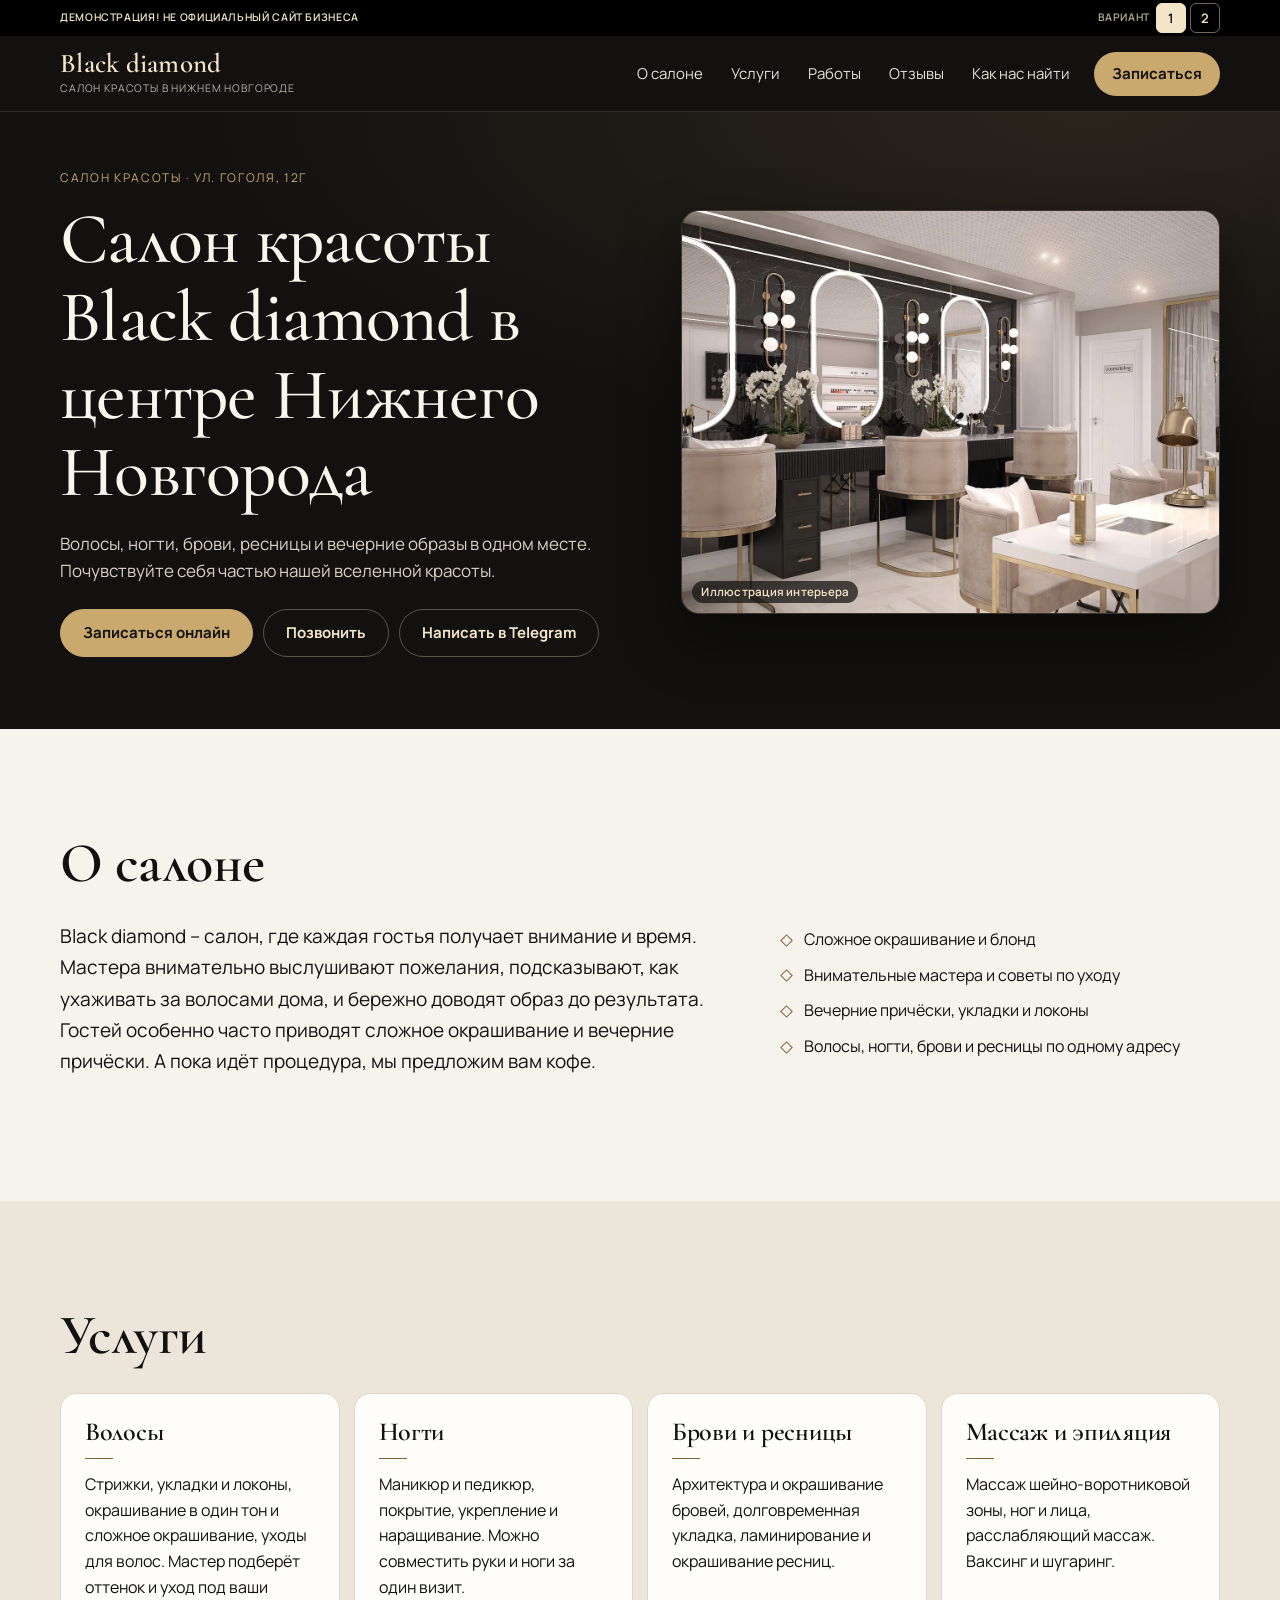
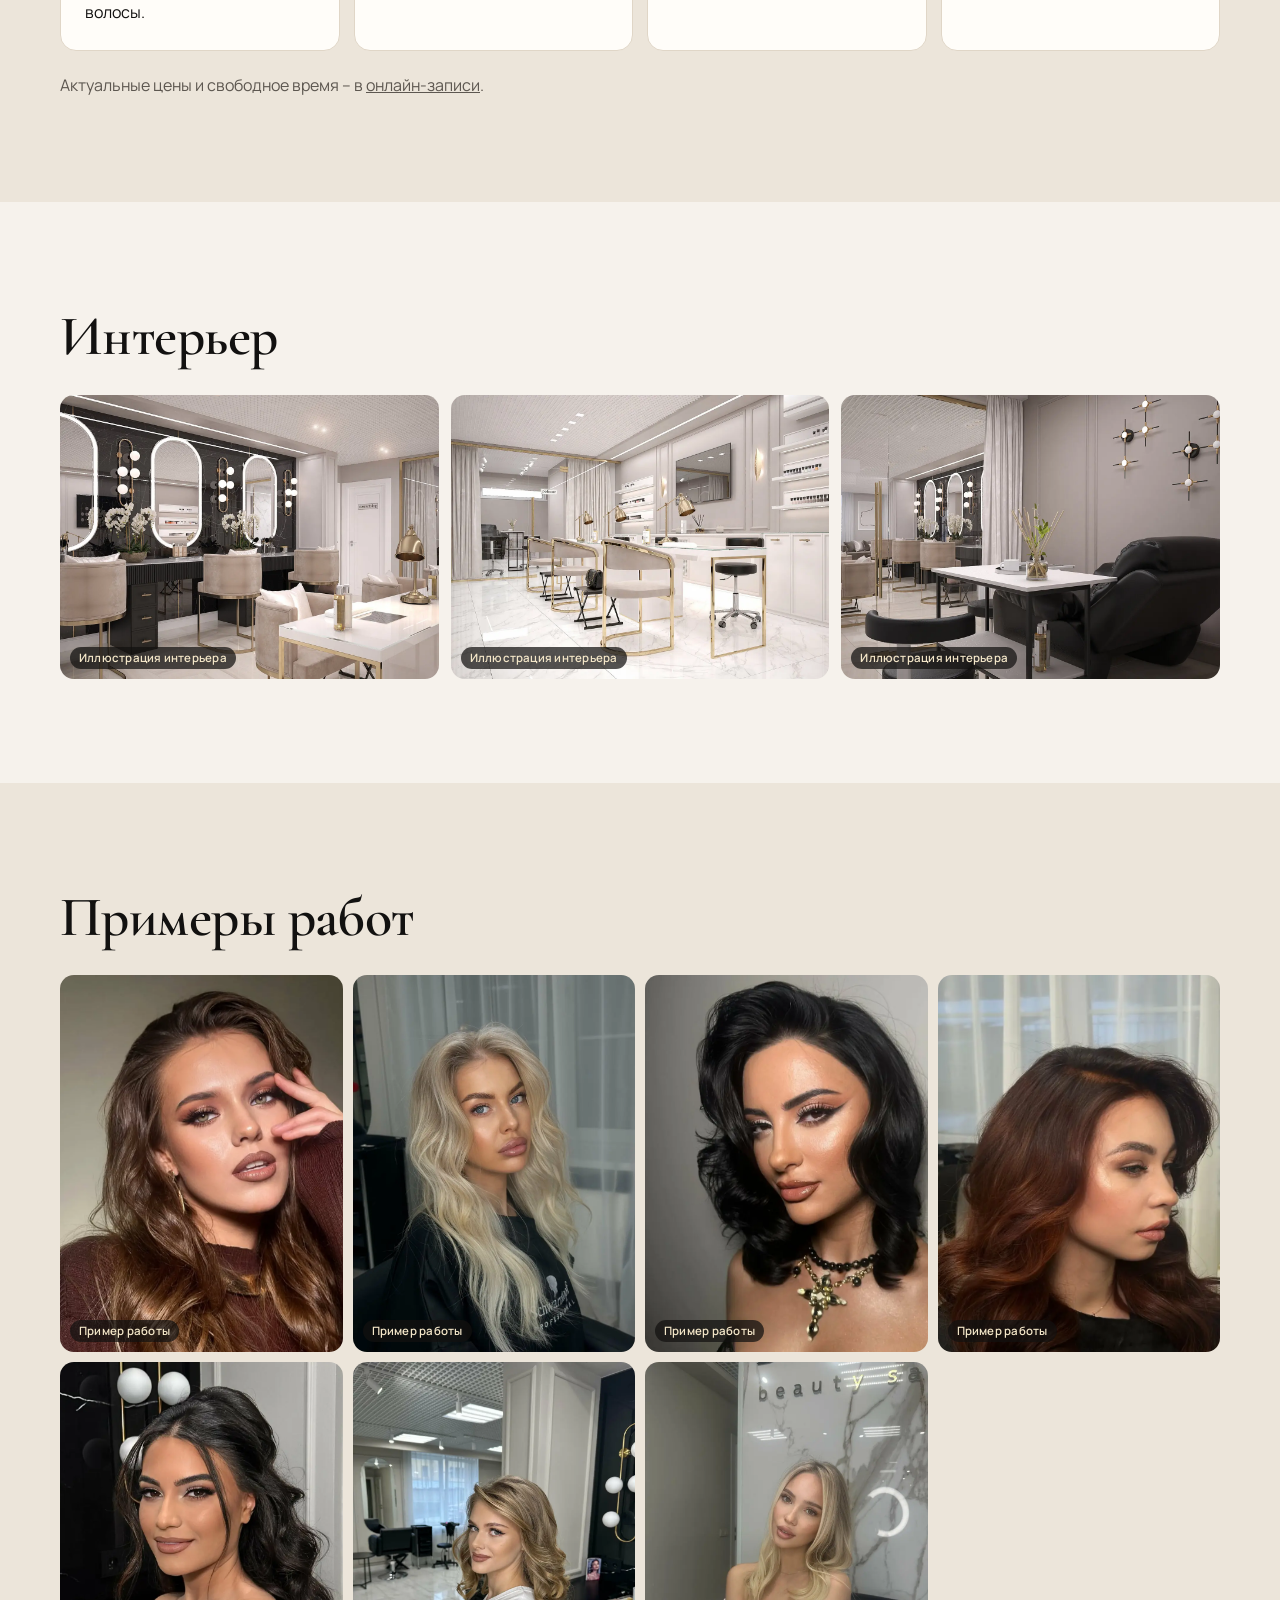
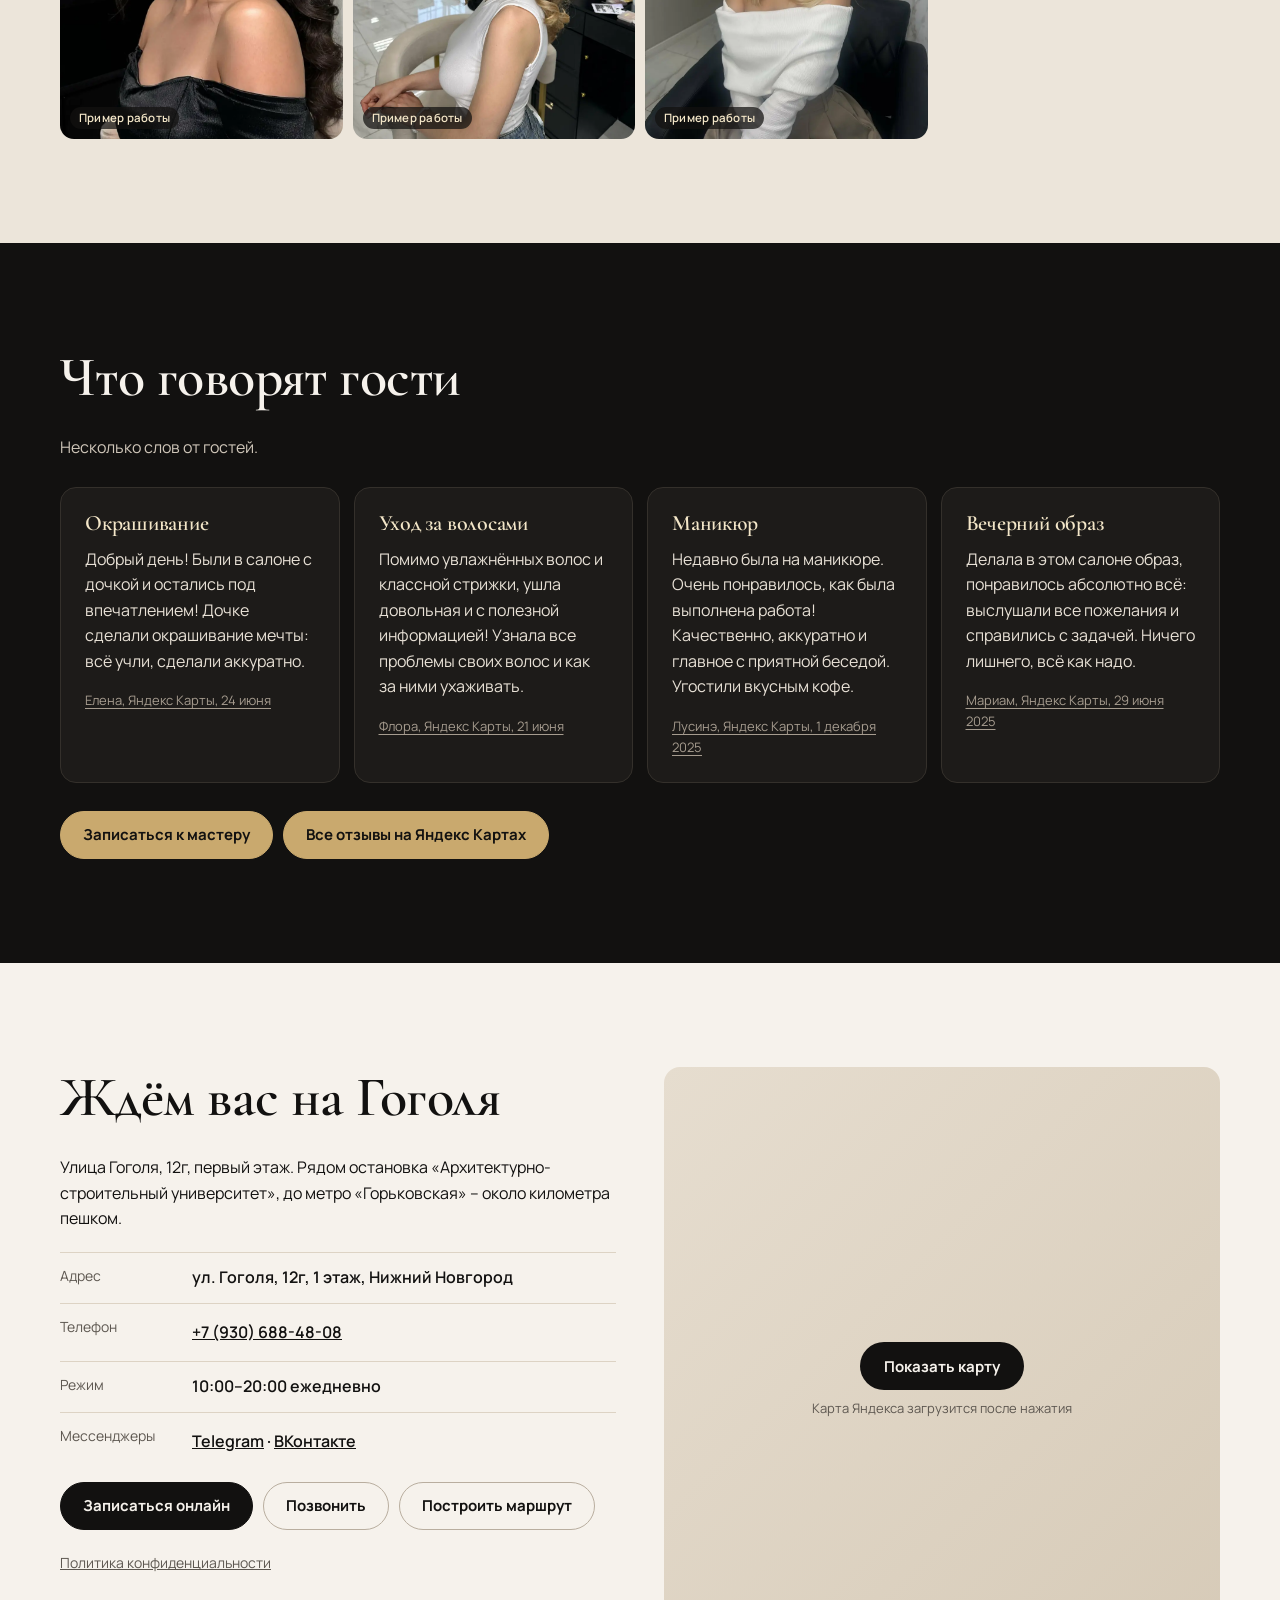
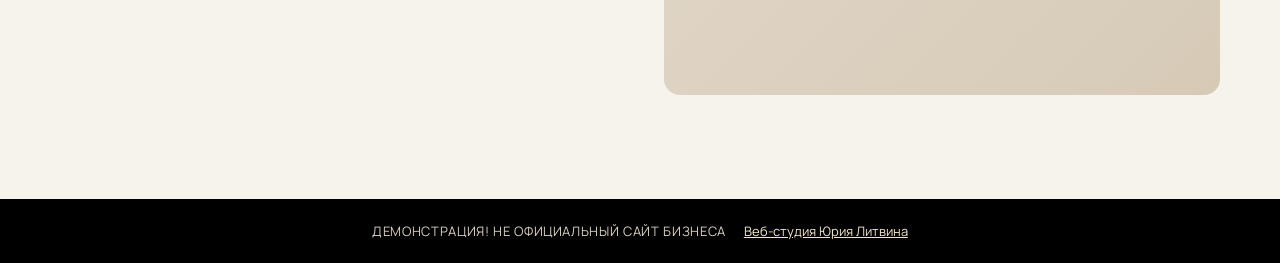
<file: index.html>
<!doctype html>
<html lang="ru">
<head>
<meta charset="utf-8">
<meta name="viewport" content="width=device-width, initial-scale=1.0">
<meta name="robots" content="noindex, nofollow">
<title>Black diamond · салон красоты в Нижнем Новгороде</title>
<meta name="description" content="Black diamond · салон красоты на ул. Гоголя в Нижнем Новгороде: стрижки и окрашивание, маникюр и педикюр, брови и ресницы, массаж. Онлайн-запись.">
<meta name="theme-color" content="#121110">
<link rel="icon" sizes="any" href="logos/favicon.ico">
<link rel="icon" type="image/svg+xml" href="logos/icon.svg">
<link rel="icon" type="image/png" sizes="32x32" href="logos/favicon-32x32.png">
<link rel="apple-touch-icon" sizes="180x180" href="logos/apple-touch-icon.png">
<link rel="preload" href="fonts/cormorant.woff2" as="font" type="font/woff2" crossorigin>
<link rel="preload" href="fonts/manrope.woff2" as="font" type="font/woff2" crossorigin>
<link rel="stylesheet" href="css/fonts.css">
<link rel="stylesheet" href="css/styles.css">
</head>
<body class="v1">
<div class="demo" role="note">
  <div class="demo__in">
    <p class="demo__txt">ДЕМОНСТРАЦИЯ! НЕ ОФИЦИАЛЬНЫЙ САЙТ БИЗНЕСА</p>
    <nav class="sw" aria-label="Варианты демо"><span class="sw__lbl" aria-hidden="true">Вариант</span><a class="sw__btn" href="./" aria-current="page" aria-label="Вариант 1: основной">1</a><a class="sw__btn" href="v2/" aria-label="Вариант 2: с крупным словом">2</a></nav>
  </div>
</div>
<div class="hwrap"><header class="hdr">
  <div class="hdr__in">
    <a class="logo" href="./" aria-label="Black diamond, на главную"><span class="logo__mark"><span>Black</span> <span>diamond</span></span><span class="logo__tag">Салон красоты в Нижнем Новгороде</span></a>
    <nav class="nav" aria-label="Разделы"><ul><li><a href="#about">О салоне</a></li><li><a href="#services">Услуги</a></li><li><a href="#works">Работы</a></li><li><a href="#reviews">Отзывы</a></li><li><a href="#contacts">Как нас найти</a></li></ul></nav>
    <a class="pill" href="https://yandex.com/maps/org/black_diamond/222708854782/?booking%5Bpage%5D=services" target="_blank" rel="noopener">Записаться</a>
    <button class="burger" type="button" aria-expanded="false" aria-controls="menu" aria-label="Меню"><span></span><span></span><span></span></button>
  </div>
  <div class="menu" id="menu" hidden>
    <nav aria-label="Разделы в меню"><ul class="menu__list"><li><a href="#about">О салоне</a></li><li><a href="#services">Услуги</a></li><li><a href="#works">Работы</a></li><li><a href="#reviews">Отзывы</a></li><li><a href="#contacts">Как нас найти</a></li></ul></nav>
    <div class="menu__contacts"><p>ул. Гоголя, 12г, 1 этаж, Нижний Новгород</p><p><a href="tel:+79306884808">+7 (930) 688-48-08</a></p></div>
  </div>
</header></div>
<main id="top">
<section class="hero">
  <div class="wrap hero__grid">
    <div class="hero__txt">
      <p class="eyebrow">Салон красоты · ул. Гоголя, 12г</p>
      <h1>Салон красоты Black diamond в центре Нижнего Новгорода</h1>
      <p class="lead">Волосы, ногти, брови, ресницы и вечерние образы в одном месте. Почувствуйте себя частью нашей вселенной красоты.</p>
      <p class="btns"><a class="btn btn--gold" href="https://yandex.com/maps/org/black_diamond/222708854782/?booking%5Bpage%5D=services" target="_blank" rel="noopener">Записаться онлайн</a><a class="btn btn--line" href="tel:+79306884808">Позвонить</a><a class="btn btn--line" href="https://t.me/black_diamond_beauty_salon" target="_blank" rel="noopener">Написать в Telegram</a></p>
    </div>
    <figure class="hero__ph"><img class="" src="img/interior-01-1280.webp" width="1280" height="960" alt="Зал салона Black diamond: чёрная стена с овальными зеркалами в подсветке и бежевые кресла" decoding="async"><figcaption class="cap">Иллюстрация интерьера</figcaption></figure>
  </div>
</section>
<section class="sec about" aria-labelledby="about">
  <div class="wrap">
    <h2 id="about">О салоне</h2>
    <div class="about__grid rv"><p class="lead2">Black diamond – салон, где каждая гостья получает внимание и время. Мастера внимательно выслушивают пожелания, подсказывают, как ухаживать за волосами дома, и бережно доводят образ до результата. Гостей особенно часто приводят сложное окрашивание и вечерние причёски. А пока идёт процедура, мы предложим вам кофе.</p><ul class="ticks"><li>Сложное окрашивание и блонд</li><li>Внимательные мастера и советы по уходу</li><li>Вечерние причёски, укладки и локоны</li><li>Волосы, ногти, брови и ресницы по одному адресу</li></ul></div>
  </div>
</section>
<section class="sec services" aria-labelledby="services">
  <div class="wrap">
    <h2 id="services">Услуги</h2>
    <div class="grid4 rv"><article class="card serv"><h3>Волосы</h3><p>Стрижки, укладки и локоны, окрашивание в один тон и сложное окрашивание, уходы для волос. Мастер подберёт оттенок и уход под ваши волосы.</p></article><article class="card serv"><h3>Ногти</h3><p>Маникюр и педикюр, покрытие, укрепление и наращивание. Можно совместить руки и ноги за один визит.</p></article><article class="card serv"><h3>Брови и ресницы</h3><p>Архитектура и окрашивание бровей, долговременная укладка, ламинирование и окрашивание ресниц.</p></article><article class="card serv"><h3>Массаж и эпиляция</h3><p>Массаж шейно-воротниковой зоны, ног и лица, расслабляющий массаж. Ваксинг и шугаринг.</p></article></div>
    <p class="note rv">Актуальные цены и свободное время – в <a href="https://yandex.com/maps/org/black_diamond/222708854782/?booking%5Bpage%5D=services" target="_blank" rel="noopener">онлайн-записи</a>.</p>
  </div>
</section>
<section class="sec gallery" aria-labelledby="interior">
  <div class="wrap">
    <h2 id="interior">Интерьер</h2>
    <div class="rv"><div class="gal" data-reveal-group><figure class="gal__item"><img class="" src="img/interior-01-1280.webp" width="1280" height="960" alt="Зал салона: чёрная стена с овальными зеркалами в подсветке, светильники-шары и бежевые кресла" decoding="async" loading="lazy"><figcaption class="cap">Иллюстрация интерьера</figcaption></figure><figure class="gal__item"><img class="" src="img/interior-02-1280.webp" width="1280" height="960" alt="Светлый зал: мраморный пол, кресла с золотыми каркасами и белые стеллажи" decoding="async" loading="lazy"><figcaption class="cap">Иллюстрация интерьера</figcaption></figure><figure class="gal__item"><img class="" src="img/interior-03-1280.webp" width="1280" height="960" alt="Зона мойки: чёрные кресла-мойки и золотые настенные светильники" decoding="async" loading="lazy"><figcaption class="cap">Иллюстрация интерьера</figcaption></figure></div></div>
  </div>
</section>
<section class="sec works-sec" aria-labelledby="works">
  <div class="wrap">
    <h2 id="works">Примеры работ</h2>
    <div class="rv"><div class="works" data-reveal-group><figure class="works__item"><img class="" src="img/work-01-960.webp" width="960" height="1280" alt="Пример работы: длинные волны и вечерний макияж" decoding="async" loading="lazy"><figcaption class="cap">Пример работы</figcaption></figure><figure class="works__item"><img class="" src="img/work-02-960.webp" width="960" height="1280" alt="Пример работы: платиновый блонд, лёгкие волны" decoding="async" loading="lazy"><figcaption class="cap">Пример работы</figcaption></figure><figure class="works__item"><img class="" src="img/work-03-960.webp" width="960" height="1280" alt="Пример работы: чёрное каре с ретро-волнами" decoding="async" loading="lazy"><figcaption class="cap">Пример работы</figcaption></figure><figure class="works__item"><img class="" src="img/work-04-960.webp" width="960" height="1280" alt="Пример работы: медно-рыжие объёмные волны" decoding="async" loading="lazy"><figcaption class="cap">Пример работы</figcaption></figure><figure class="works__item"><img class="" src="img/work-05-960.webp" width="960" height="1280" alt="Пример работы: тёмные голливудские локоны" decoding="async" loading="lazy"><figcaption class="cap">Пример работы</figcaption></figure><figure class="works__item"><img class="" src="img/work-06-960.webp" width="960" height="1280" alt="Пример работы: блонд-локоны" decoding="async" loading="lazy"><figcaption class="cap">Пример работы</figcaption></figure><figure class="works__item"><img class="" src="img/work-07-960.webp" width="960" height="1280" alt="Пример работы: платиновый блонд" decoding="async" loading="lazy"><figcaption class="cap">Пример работы</figcaption></figure></div></div>
  </div>
</section>
<section class="sec reviews" aria-labelledby="reviews">
  <div class="wrap">
    <h2 id="reviews">Что говорят гости</h2>
    <p class="intro rv">Несколько слов от гостей.</p>
    <div class="grid4 rv"><article class="card rev"><h3 class="rev__topic">Окрашивание</h3><blockquote class="rev__q"><p>Добрый день! Были в салоне с дочкой и остались под впечатлением! Дочке сделали окрашивание мечты: всё учли, сделали аккуратно.</p></blockquote><p class="rev__src"><a href="https://yandex.com/maps/org/black_diamond/222708854782/reviews/" target="_blank" rel="noopener">Елена, Яндекс Карты, 24 июня</a></p></article><article class="card rev"><h3 class="rev__topic">Уход за волосами</h3><blockquote class="rev__q"><p>Помимо увлажнённых волос и классной стрижки, ушла довольная и с полезной информацией! Узнала все проблемы своих волос и как за ними ухаживать.</p></blockquote><p class="rev__src"><a href="https://yandex.com/maps/org/black_diamond/222708854782/reviews/" target="_blank" rel="noopener">Флора, Яндекс Карты, 21 июня</a></p></article><article class="card rev"><h3 class="rev__topic">Маникюр</h3><blockquote class="rev__q"><p>Недавно была на маникюре. Очень понравилось, как была выполнена работа! Качественно, аккуратно и главное с приятной беседой. Угостили вкусным кофе.</p></blockquote><p class="rev__src"><a href="https://yandex.com/maps/org/black_diamond/222708854782/reviews/" target="_blank" rel="noopener">Лусинэ, Яндекс Карты, 1 декабря 2025</a></p></article><article class="card rev"><h3 class="rev__topic">Вечерний образ</h3><blockquote class="rev__q"><p>Делала в этом салоне образ, понравилось абсолютно всё: выслушали все пожелания и справились с задачей. Ничего лишнего, всё как надо.</p></blockquote><p class="rev__src"><a href="https://yandex.com/maps/org/black_diamond/222708854782/reviews/" target="_blank" rel="noopener">Мариам, Яндекс Карты, 29 июня 2025</a></p></article></div>
    <p class="cta-row rv"><a class="btn" href="https://yandex.com/maps/org/black_diamond/222708854782/?booking%5Bpage%5D=services" target="_blank" rel="noopener">Записаться к мастеру</a><a class="btn btn--line" href="https://yandex.com/maps/org/black_diamond/222708854782/reviews/" target="_blank" rel="noopener">Все отзывы на Яндекс Картах</a></p>
  </div>
</section>
<section class="sec contacts" aria-labelledby="contacts">
  <div class="wrap con">
    <div class="con__info">
      <h2 id="contacts">Ждём вас на Гоголя</h2>
      <p class="rv">Улица Гоголя, 12г, первый этаж. Рядом остановка «Архитектурно-строительный университет», до метро «Горьковская» – около километра пешком.</p>
      <dl class="facts rv">
        <div><dt>Адрес</dt><dd>ул. Гоголя, 12г, 1 этаж, Нижний Новгород</dd></div>
        <div><dt>Телефон</dt><dd><a href="tel:+79306884808">+7 (930) 688-48-08</a></dd></div>
        <div><dt>Режим</dt><dd>10:00–20:00 ежедневно</dd></div>
        <div><dt>Мессенджеры</dt><dd><a href="https://t.me/black_diamond_beauty_salon" target="_blank" rel="noopener">Telegram</a> · <a href="https://vk.com/black.diamondnn" target="_blank" rel="noopener">ВКонтакте</a></dd></div>
      </dl>
      <p class="btns rv"><a class="btn" href="https://yandex.com/maps/org/black_diamond/222708854782/?booking%5Bpage%5D=services" target="_blank" rel="noopener">Записаться онлайн</a><a class="btn btn--ghost" href="tel:+79306884808">Позвонить</a><a class="btn btn--ghost" href="https://yandex.com/maps/org/black_diamond/222708854782/" target="_blank" rel="noopener">Построить маршрут</a></p>
      <p class="privacy-link rv"><a href="privacy/">Политика конфиденциальности</a></p>
    </div>
    <div class="map" data-src="https://yandex.ru/map-widget/v1/?oid=222708854782&amp;z=17">
      <button class="map__btn" type="button">Показать карту</button>
      <p class="map__hint">Карта Яндекса загрузится после нажатия</p>
    </div>
  </div>
</section>
</main>
<footer class="foot">
  <p class="foot__row"><span class="foot__demo">ДЕМОНСТРАЦИЯ! НЕ ОФИЦИАЛЬНЫЙ САЙТ БИЗНЕСА</span> <a class="foot__studio" href="https://litviniuv.ru/webstudio/">Веб-студия Юрия Литвина</a></p>
</footer>
<script src="js/site.js" defer></script>
</body>
</html>
</file>
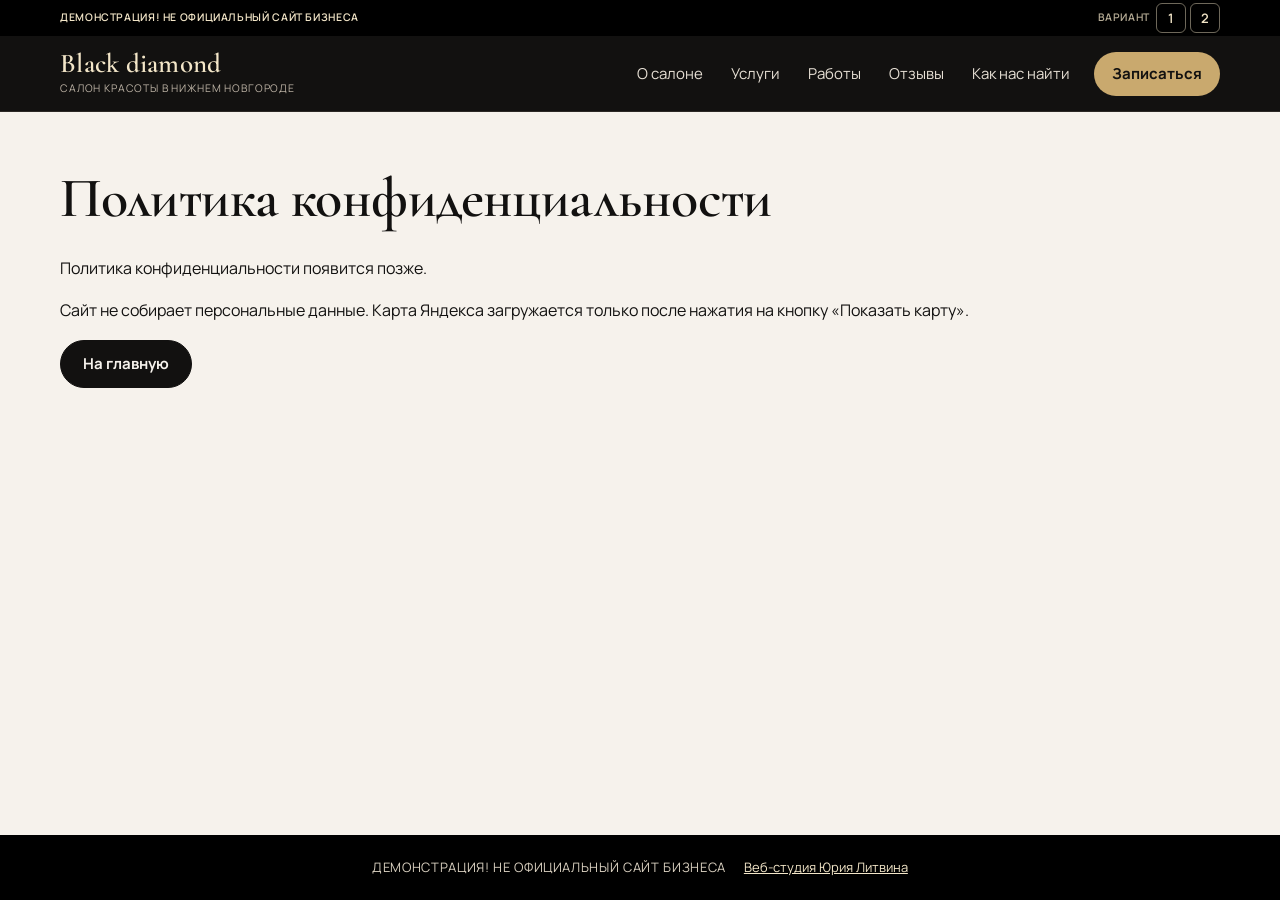
<file: privacy/index.html>
<!doctype html>
<html lang="ru">
<head>
<meta charset="utf-8">
<meta name="viewport" content="width=device-width, initial-scale=1.0">
<meta name="robots" content="noindex, nofollow">
<title>Политика конфиденциальности · Black diamond</title>
<meta name="description" content="Black diamond · салон красоты на ул. Гоголя в Нижнем Новгороде: стрижки и окрашивание, маникюр и педикюр, брови и ресницы, массаж. Онлайн-запись.">
<meta name="theme-color" content="#121110">
<link rel="icon" sizes="any" href="../logos/favicon.ico">
<link rel="icon" type="image/svg+xml" href="../logos/icon.svg">
<link rel="icon" type="image/png" sizes="32x32" href="../logos/favicon-32x32.png">
<link rel="apple-touch-icon" sizes="180x180" href="../logos/apple-touch-icon.png">
<link rel="preload" href="../fonts/cormorant.woff2" as="font" type="font/woff2" crossorigin>
<link rel="preload" href="../fonts/manrope.woff2" as="font" type="font/woff2" crossorigin>
<link rel="stylesheet" href="../css/fonts.css">
<link rel="stylesheet" href="../css/styles.css">
</head>
<body class="v1 page-simple">
<div class="demo" role="note">
  <div class="demo__in">
    <p class="demo__txt">ДЕМОНСТРАЦИЯ! НЕ ОФИЦИАЛЬНЫЙ САЙТ БИЗНЕСА</p>
    <nav class="sw" aria-label="Варианты демо"><span class="sw__lbl" aria-hidden="true">Вариант</span><a class="sw__btn" href="../" aria-label="Вариант 1: основной">1</a><a class="sw__btn" href="../v2/" aria-label="Вариант 2: с крупным словом">2</a></nav>
  </div>
</div>
<div class="hwrap"><header class="hdr">
  <div class="hdr__in">
    <a class="logo" href="../" aria-label="Black diamond, на главную"><span class="logo__mark"><span>Black</span> <span>diamond</span></span><span class="logo__tag">Салон красоты в Нижнем Новгороде</span></a>
    <nav class="nav" aria-label="Разделы"><ul><li><a href="../#about">О салоне</a></li><li><a href="../#services">Услуги</a></li><li><a href="../#works">Работы</a></li><li><a href="../#reviews">Отзывы</a></li><li><a href="../#contacts">Как нас найти</a></li></ul></nav>
    <a class="pill" href="https://yandex.com/maps/org/black_diamond/222708854782/?booking%5Bpage%5D=services" target="_blank" rel="noopener">Записаться</a>
    <button class="burger" type="button" aria-expanded="false" aria-controls="menu" aria-label="Меню"><span></span><span></span><span></span></button>
  </div>
  <div class="menu" id="menu" hidden>
    <nav aria-label="Разделы в меню"><ul class="menu__list"><li><a href="../#about">О салоне</a></li><li><a href="../#services">Услуги</a></li><li><a href="../#works">Работы</a></li><li><a href="../#reviews">Отзывы</a></li><li><a href="../#contacts">Как нас найти</a></li></ul></nav>
    <div class="menu__contacts"><p>ул. Гоголя, 12г, 1 этаж, Нижний Новгород</p><p><a href="tel:+79306884808">+7 (930) 688-48-08</a></p></div>
  </div>
</header></div>
<main class="simple"><div class="wrap"><h1>Политика конфиденциальности</h1><p>Политика конфиденциальности появится позже.</p><p>Сайт не собирает персональные данные. Карта Яндекса загружается только после нажатия на кнопку «Показать карту».</p><p><a class="btn" href="../">На главную</a></p></div></main>
<footer class="foot">
  <p class="foot__row"><span class="foot__demo">ДЕМОНСТРАЦИЯ! НЕ ОФИЦИАЛЬНЫЙ САЙТ БИЗНЕСА</span> <a class="foot__studio" href="https://litviniuv.ru/webstudio/">Веб-студия Юрия Литвина</a></p>
</footer>
<script src="../js/site.js" defer></script>
</body>
</html>
</file>
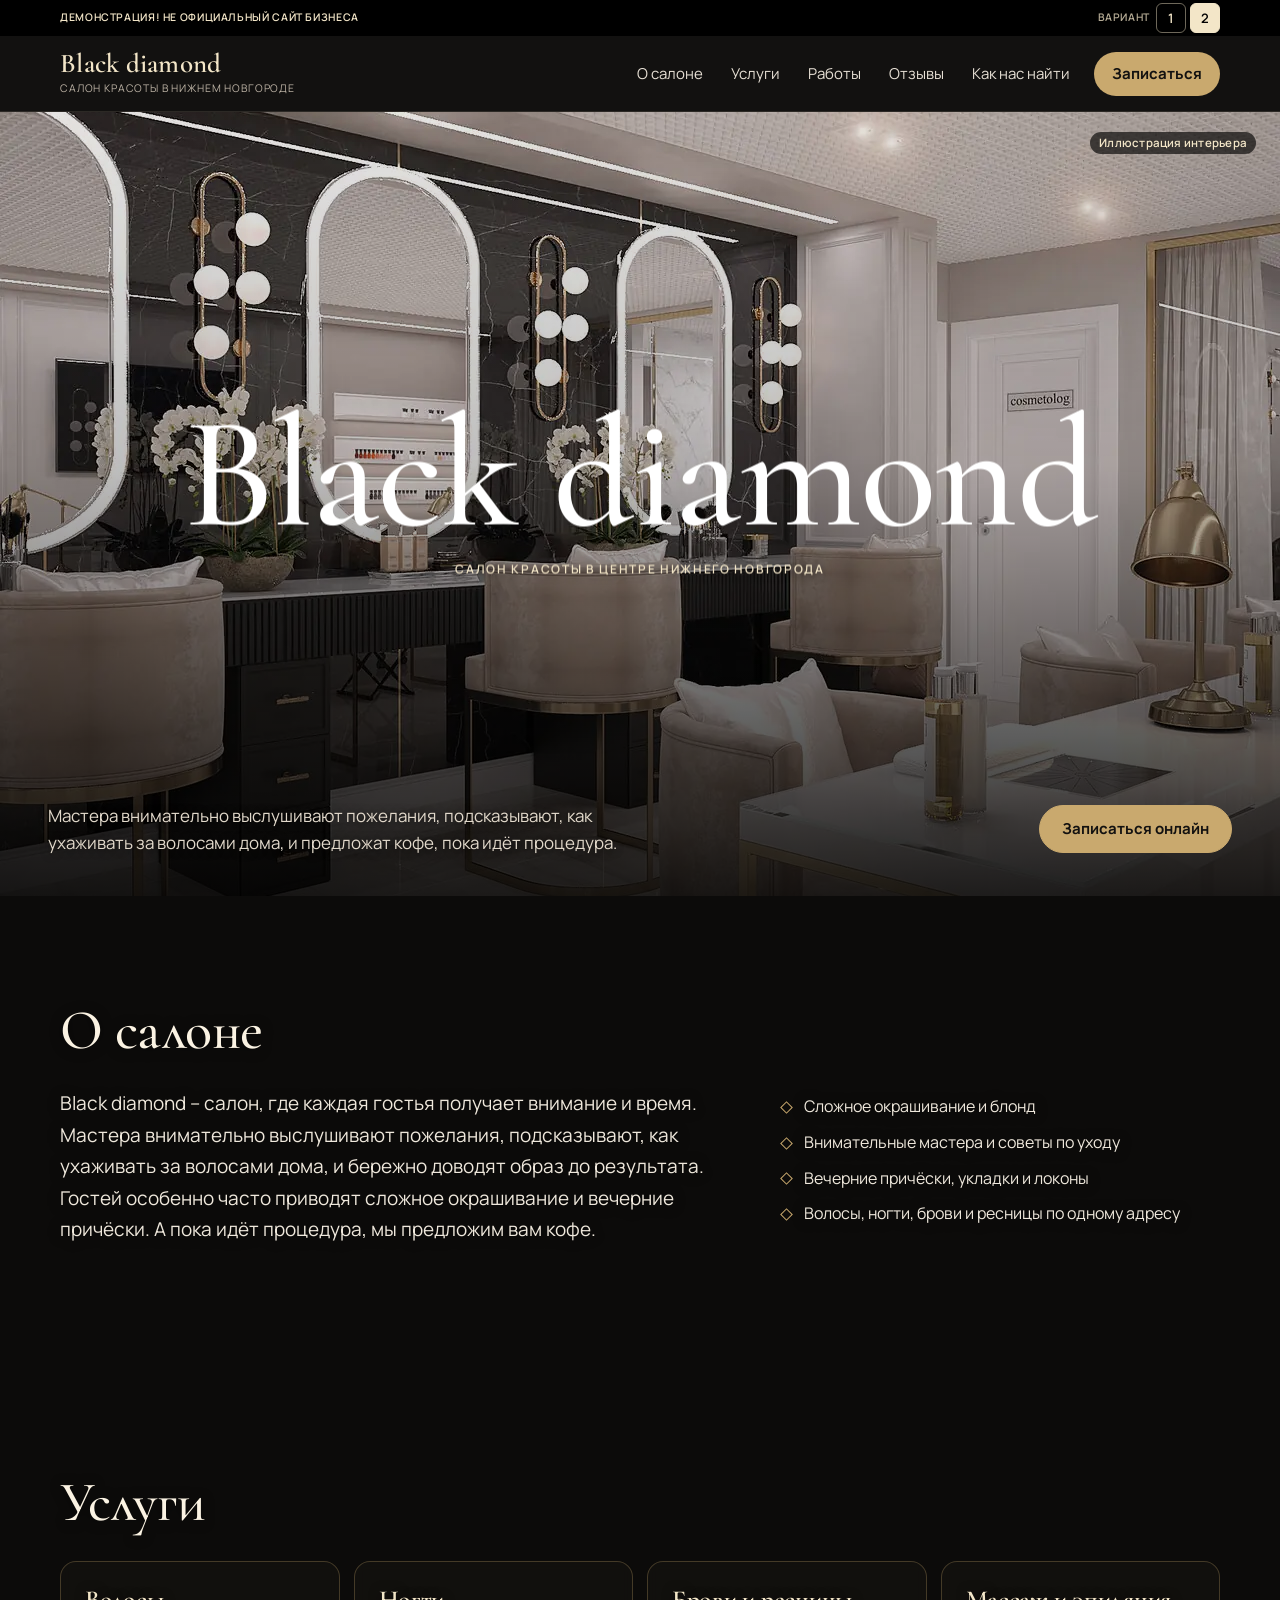
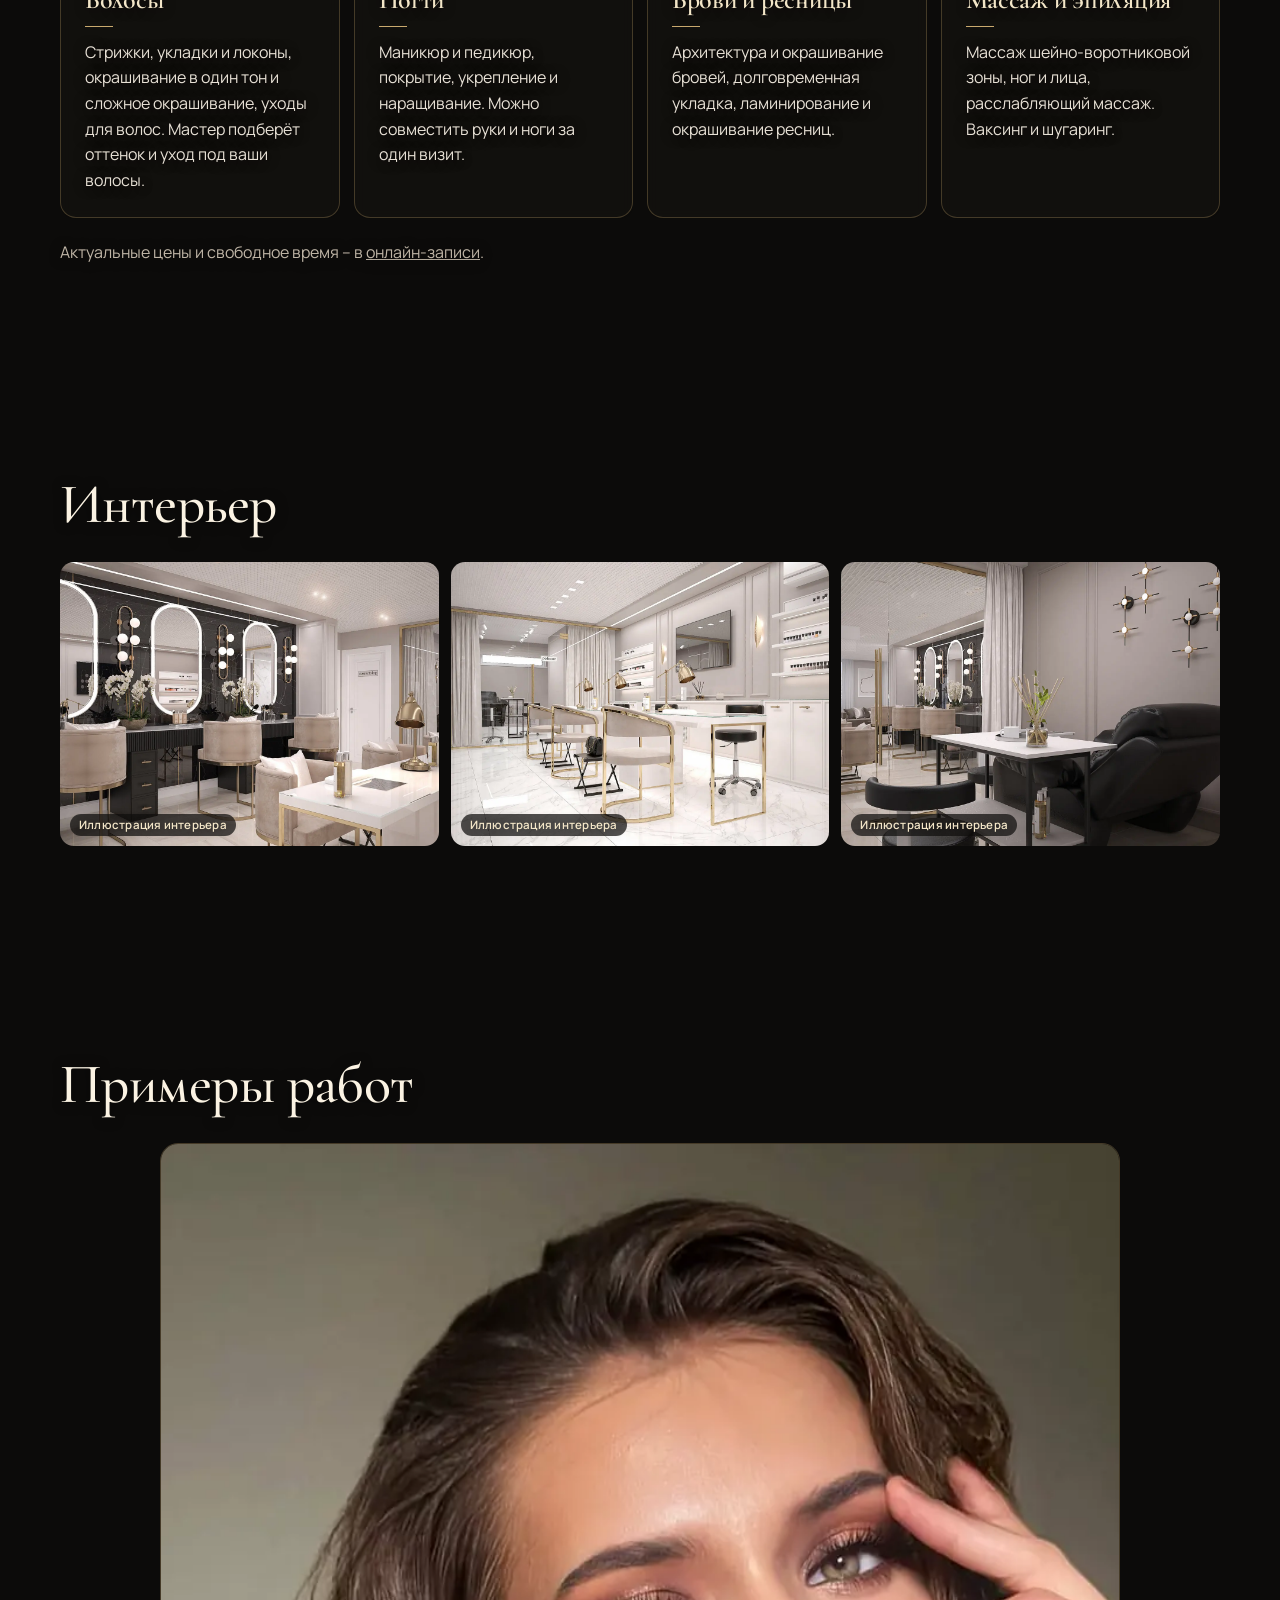
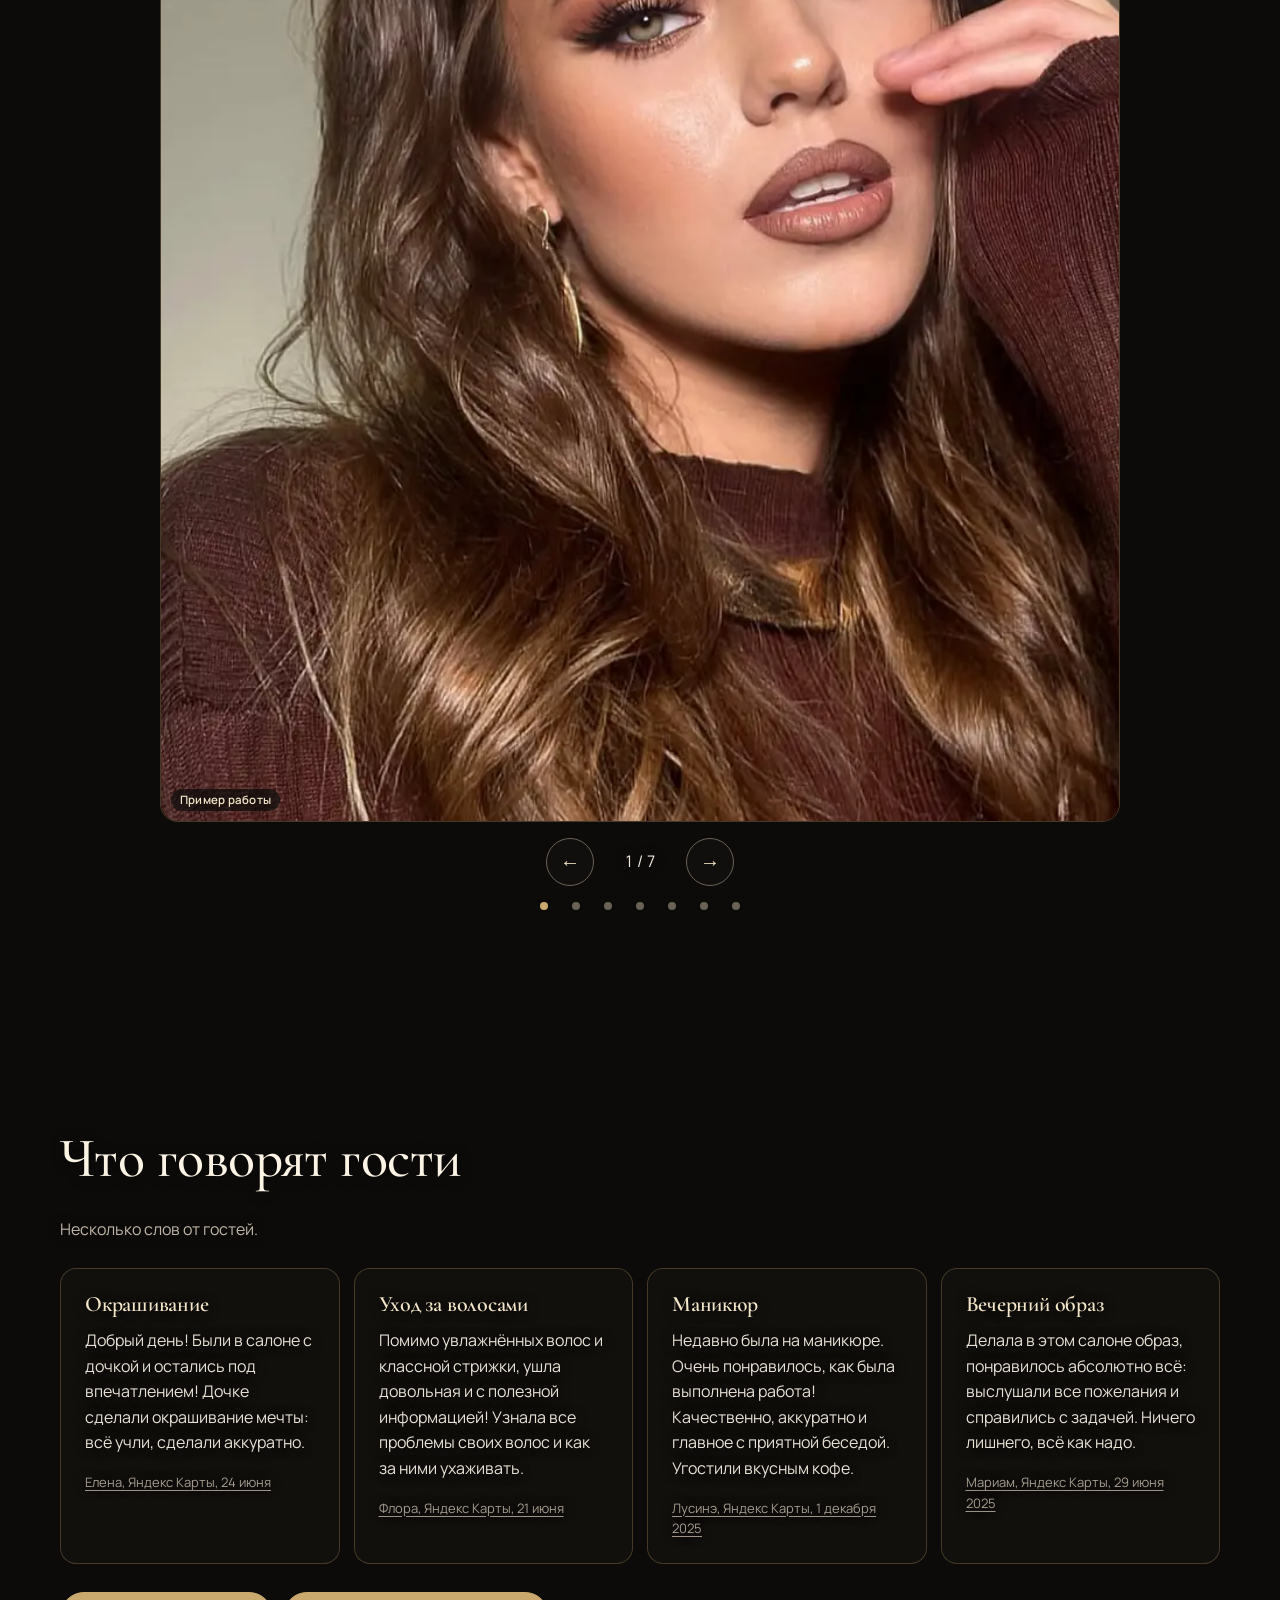
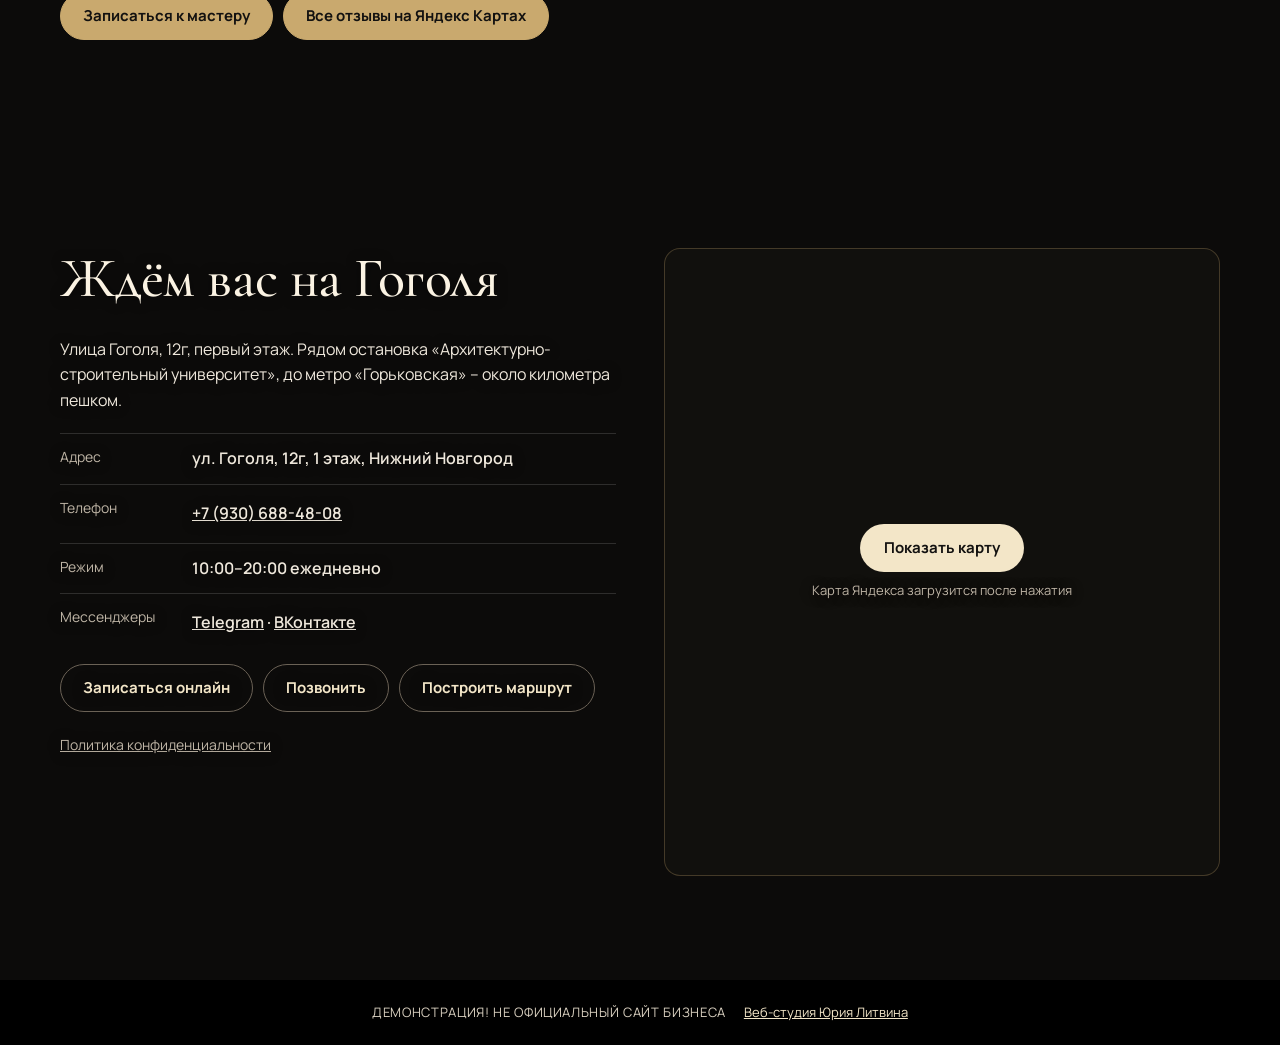
<file: v2/index.html>
<!doctype html>
<html lang="ru">
<head>
<meta charset="utf-8">
<meta name="viewport" content="width=device-width, initial-scale=1.0">
<meta name="robots" content="noindex, nofollow">
<title>Black diamond · салон красоты в Нижнем Новгороде</title>
<meta name="description" content="Black diamond · салон красоты на ул. Гоголя в Нижнем Новгороде: стрижки и окрашивание, маникюр и педикюр, брови и ресницы, массаж. Онлайн-запись.">
<meta name="theme-color" content="#121110">
<link rel="icon" sizes="any" href="../logos/favicon.ico">
<link rel="icon" type="image/svg+xml" href="../logos/icon.svg">
<link rel="icon" type="image/png" sizes="32x32" href="../logos/favicon-32x32.png">
<link rel="apple-touch-icon" sizes="180x180" href="../logos/apple-touch-icon.png">
<link rel="preload" href="../fonts/cormorant.woff2" as="font" type="font/woff2" crossorigin>
<link rel="preload" href="../fonts/manrope.woff2" as="font" type="font/woff2" crossorigin>
<link rel="stylesheet" href="../css/fonts.css">
<link rel="stylesheet" href="../css/styles.css">
<link rel="stylesheet" href="../css/v2.css">
</head>
<body class="v2">
<div class="v2bg" aria-hidden="true"></div>
<div class="demo" role="note">
  <div class="demo__in">
    <p class="demo__txt">ДЕМОНСТРАЦИЯ! НЕ ОФИЦИАЛЬНЫЙ САЙТ БИЗНЕСА</p>
    <nav class="sw" aria-label="Варианты демо"><span class="sw__lbl" aria-hidden="true">Вариант</span><a class="sw__btn" href="../" aria-label="Вариант 1: основной">1</a><a class="sw__btn" href="../v2/" aria-current="page" aria-label="Вариант 2: с крупным словом">2</a></nav>
  </div>
</div>
<div class="hwrap"><header class="hdr">
  <div class="hdr__in">
    <a class="logo" href="./" aria-label="Black diamond, на главную"><span class="logo__mark"><span>Black</span> <span>diamond</span></span><span class="logo__tag">Салон красоты в Нижнем Новгороде</span></a>
    <nav class="nav" aria-label="Разделы"><ul><li><a href="#about">О салоне</a></li><li><a href="#services">Услуги</a></li><li><a href="#works">Работы</a></li><li><a href="#reviews">Отзывы</a></li><li><a href="#contacts">Как нас найти</a></li></ul></nav>
    <a class="pill" href="https://yandex.com/maps/org/black_diamond/222708854782/?booking%5Bpage%5D=services" target="_blank" rel="noopener">Записаться</a>
    <button class="burger" type="button" aria-expanded="false" aria-controls="menu" aria-label="Меню"><span></span><span></span><span></span></button>
  </div>
  <div class="menu" id="menu" hidden>
    <nav aria-label="Разделы в меню"><ul class="menu__list"><li><a href="#about">О салоне</a></li><li><a href="#services">Услуги</a></li><li><a href="#works">Работы</a></li><li><a href="#reviews">Отзывы</a></li><li><a href="#contacts">Как нас найти</a></li></ul></nav>
    <div class="menu__contacts"><p>ул. Гоголя, 12г, 1 этаж, Нижний Новгород</p><p><a href="tel:+79306884808">+7 (930) 688-48-08</a></p></div>
  </div>
</header></div>
<main id="top">
<section class="h7" aria-labelledby="h7title">
  <div class="h7__curtain" aria-hidden="true"></div>
  <div class="h7__frame">
    <div class="h7__photo"><img class="h7__img" src="../img/interior-01-1280.webp" width="1280" height="960" alt="Зал салона Black diamond: чёрная стена с овальными зеркалами в подсветке и бежевые кресла" decoding="async"><p class="cap">Иллюстрация интерьера</p></div>
    <h1 class="h7__title" id="h7title"><span class="h7__word">Black diamond</span><span class="h7__sub">Салон красоты в центре Нижнего Новгорода</span></h1>
    <div class="h7__bottom">
      <p class="h7__line">Мастера внимательно выслушивают пожелания, подсказывают, как ухаживать за волосами дома, и предложат кофе, пока идёт процедура.</p>
      <a class="btn btn--gold" href="https://yandex.com/maps/org/black_diamond/222708854782/?booking%5Bpage%5D=services" target="_blank" rel="noopener">Записаться онлайн</a>
    </div>
  </div>
</section>
<section class="sec about" aria-labelledby="about">
  <div class="wrap">
    <h2 id="about">О салоне</h2>
    <div class="about__grid rv"><p class="lead2">Black diamond – салон, где каждая гостья получает внимание и время. Мастера внимательно выслушивают пожелания, подсказывают, как ухаживать за волосами дома, и бережно доводят образ до результата. Гостей особенно часто приводят сложное окрашивание и вечерние причёски. А пока идёт процедура, мы предложим вам кофе.</p><ul class="ticks"><li>Сложное окрашивание и блонд</li><li>Внимательные мастера и советы по уходу</li><li>Вечерние причёски, укладки и локоны</li><li>Волосы, ногти, брови и ресницы по одному адресу</li></ul></div>
  </div>
</section>
<section class="sec services" aria-labelledby="services">
  <div class="wrap">
    <h2 id="services">Услуги</h2>
    <div class="grid4 rv"><article class="card serv"><h3>Волосы</h3><p>Стрижки, укладки и локоны, окрашивание в один тон и сложное окрашивание, уходы для волос. Мастер подберёт оттенок и уход под ваши волосы.</p></article><article class="card serv"><h3>Ногти</h3><p>Маникюр и педикюр, покрытие, укрепление и наращивание. Можно совместить руки и ноги за один визит.</p></article><article class="card serv"><h3>Брови и ресницы</h3><p>Архитектура и окрашивание бровей, долговременная укладка, ламинирование и окрашивание ресниц.</p></article><article class="card serv"><h3>Массаж и эпиляция</h3><p>Массаж шейно-воротниковой зоны, ног и лица, расслабляющий массаж. Ваксинг и шугаринг.</p></article></div>
    <p class="note rv">Актуальные цены и свободное время – в <a href="https://yandex.com/maps/org/black_diamond/222708854782/?booking%5Bpage%5D=services" target="_blank" rel="noopener">онлайн-записи</a>.</p>
  </div>
</section>
<section class="sec gallery" aria-labelledby="interior">
  <div class="wrap">
    <h2 id="interior">Интерьер</h2>
    <div class="rv"><div class="gal" data-reveal-group><figure class="gal__item"><img class="" src="../img/interior-01-1280.webp" width="1280" height="960" alt="Зал салона: чёрная стена с овальными зеркалами в подсветке, светильники-шары и бежевые кресла" decoding="async" loading="lazy"><figcaption class="cap">Иллюстрация интерьера</figcaption></figure><figure class="gal__item"><img class="" src="../img/interior-02-1280.webp" width="1280" height="960" alt="Светлый зал: мраморный пол, кресла с золотыми каркасами и белые стеллажи" decoding="async" loading="lazy"><figcaption class="cap">Иллюстрация интерьера</figcaption></figure><figure class="gal__item"><img class="" src="../img/interior-03-1280.webp" width="1280" height="960" alt="Зона мойки: чёрные кресла-мойки и золотые настенные светильники" decoding="async" loading="lazy"><figcaption class="cap">Иллюстрация интерьера</figcaption></figure></div></div>
  </div>
</section>
<section class="sec works-sec" aria-labelledby="works">
  <div class="wrap">
    <h2 id="works">Примеры работ</h2>
    <div class="rv"><div class="car circ car--work" role="region" aria-roledescription="карусель" aria-label="Примеры работ" tabindex="0"><div class="car__view"><ul class="car__track"><li class="car__slide" role="group" aria-roledescription="слайд" aria-label="1 из 7"><figure class="car__fig car__fig--work"><img class="" src="../img/work-01-960.webp" width="960" height="1280" alt="Пример работы: длинные волны и вечерний макияж" decoding="async" loading="lazy"><figcaption class="cap">Пример работы</figcaption></figure></li><li class="car__slide" role="group" aria-roledescription="слайд" aria-label="2 из 7"><figure class="car__fig car__fig--work"><img class="" src="../img/work-02-960.webp" width="960" height="1280" alt="Пример работы: платиновый блонд, лёгкие волны" decoding="async" loading="lazy"><figcaption class="cap">Пример работы</figcaption></figure></li><li class="car__slide" role="group" aria-roledescription="слайд" aria-label="3 из 7"><figure class="car__fig car__fig--work"><img class="" src="../img/work-03-960.webp" width="960" height="1280" alt="Пример работы: чёрное каре с ретро-волнами" decoding="async" loading="lazy"><figcaption class="cap">Пример работы</figcaption></figure></li><li class="car__slide" role="group" aria-roledescription="слайд" aria-label="4 из 7"><figure class="car__fig car__fig--work"><img class="" src="../img/work-04-960.webp" width="960" height="1280" alt="Пример работы: медно-рыжие объёмные волны" decoding="async" loading="lazy"><figcaption class="cap">Пример работы</figcaption></figure></li><li class="car__slide" role="group" aria-roledescription="слайд" aria-label="5 из 7"><figure class="car__fig car__fig--work"><img class="" src="../img/work-05-960.webp" width="960" height="1280" alt="Пример работы: тёмные голливудские локоны" decoding="async" loading="lazy"><figcaption class="cap">Пример работы</figcaption></figure></li><li class="car__slide" role="group" aria-roledescription="слайд" aria-label="6 из 7"><figure class="car__fig car__fig--work"><img class="" src="../img/work-06-960.webp" width="960" height="1280" alt="Пример работы: блонд-локоны" decoding="async" loading="lazy"><figcaption class="cap">Пример работы</figcaption></figure></li><li class="car__slide" role="group" aria-roledescription="слайд" aria-label="7 из 7"><figure class="car__fig car__fig--work"><img class="" src="../img/work-07-960.webp" width="960" height="1280" alt="Пример работы: платиновый блонд" decoding="async" loading="lazy"><figcaption class="cap">Пример работы</figcaption></figure></li></ul></div><div class="car__ctrl"><button class="car__btn car__prev" type="button" aria-label="Предыдущее фото">&larr;</button><p class="car__count" aria-live="polite">1 / 7</p><button class="car__btn car__next" type="button" aria-label="Следующее фото">&rarr;</button></div><div class="car__dots"><button class="car__dot" type="button" aria-label="Фото 1"></button><button class="car__dot" type="button" aria-label="Фото 2"></button><button class="car__dot" type="button" aria-label="Фото 3"></button><button class="car__dot" type="button" aria-label="Фото 4"></button><button class="car__dot" type="button" aria-label="Фото 5"></button><button class="car__dot" type="button" aria-label="Фото 6"></button><button class="car__dot" type="button" aria-label="Фото 7"></button></div></div></div>
  </div>
</section>
<section class="sec reviews" aria-labelledby="reviews">
  <div class="wrap">
    <h2 id="reviews">Что говорят гости</h2>
    <p class="intro rv">Несколько слов от гостей.</p>
    <div class="grid4 rv"><article class="card rev"><h3 class="rev__topic">Окрашивание</h3><blockquote class="rev__q"><p>Добрый день! Были в салоне с дочкой и остались под впечатлением! Дочке сделали окрашивание мечты: всё учли, сделали аккуратно.</p></blockquote><p class="rev__src"><a href="https://yandex.com/maps/org/black_diamond/222708854782/reviews/" target="_blank" rel="noopener">Елена, Яндекс Карты, 24 июня</a></p></article><article class="card rev"><h3 class="rev__topic">Уход за волосами</h3><blockquote class="rev__q"><p>Помимо увлажнённых волос и классной стрижки, ушла довольная и с полезной информацией! Узнала все проблемы своих волос и как за ними ухаживать.</p></blockquote><p class="rev__src"><a href="https://yandex.com/maps/org/black_diamond/222708854782/reviews/" target="_blank" rel="noopener">Флора, Яндекс Карты, 21 июня</a></p></article><article class="card rev"><h3 class="rev__topic">Маникюр</h3><blockquote class="rev__q"><p>Недавно была на маникюре. Очень понравилось, как была выполнена работа! Качественно, аккуратно и главное с приятной беседой. Угостили вкусным кофе.</p></blockquote><p class="rev__src"><a href="https://yandex.com/maps/org/black_diamond/222708854782/reviews/" target="_blank" rel="noopener">Лусинэ, Яндекс Карты, 1 декабря 2025</a></p></article><article class="card rev"><h3 class="rev__topic">Вечерний образ</h3><blockquote class="rev__q"><p>Делала в этом салоне образ, понравилось абсолютно всё: выслушали все пожелания и справились с задачей. Ничего лишнего, всё как надо.</p></blockquote><p class="rev__src"><a href="https://yandex.com/maps/org/black_diamond/222708854782/reviews/" target="_blank" rel="noopener">Мариам, Яндекс Карты, 29 июня 2025</a></p></article></div>
    <p class="cta-row rv"><a class="btn" href="https://yandex.com/maps/org/black_diamond/222708854782/?booking%5Bpage%5D=services" target="_blank" rel="noopener">Записаться к мастеру</a><a class="btn btn--line" href="https://yandex.com/maps/org/black_diamond/222708854782/reviews/" target="_blank" rel="noopener">Все отзывы на Яндекс Картах</a></p>
  </div>
</section>
<section class="sec contacts" aria-labelledby="contacts">
  <div class="wrap con">
    <div class="con__info">
      <h2 id="contacts">Ждём вас на Гоголя</h2>
      <p class="rv">Улица Гоголя, 12г, первый этаж. Рядом остановка «Архитектурно-строительный университет», до метро «Горьковская» – около километра пешком.</p>
      <dl class="facts rv">
        <div><dt>Адрес</dt><dd>ул. Гоголя, 12г, 1 этаж, Нижний Новгород</dd></div>
        <div><dt>Телефон</dt><dd><a href="tel:+79306884808">+7 (930) 688-48-08</a></dd></div>
        <div><dt>Режим</dt><dd>10:00–20:00 ежедневно</dd></div>
        <div><dt>Мессенджеры</dt><dd><a href="https://t.me/black_diamond_beauty_salon" target="_blank" rel="noopener">Telegram</a> · <a href="https://vk.com/black.diamondnn" target="_blank" rel="noopener">ВКонтакте</a></dd></div>
      </dl>
      <p class="btns rv"><a class="btn" href="https://yandex.com/maps/org/black_diamond/222708854782/?booking%5Bpage%5D=services" target="_blank" rel="noopener">Записаться онлайн</a><a class="btn btn--ghost" href="tel:+79306884808">Позвонить</a><a class="btn btn--ghost" href="https://yandex.com/maps/org/black_diamond/222708854782/" target="_blank" rel="noopener">Построить маршрут</a></p>
      <p class="privacy-link rv"><a href="../privacy/">Политика конфиденциальности</a></p>
    </div>
    <div class="map" data-src="https://yandex.ru/map-widget/v1/?oid=222708854782&amp;z=17">
      <button class="map__btn" type="button">Показать карту</button>
      <p class="map__hint">Карта Яндекса загрузится после нажатия</p>
    </div>
  </div>
</section>
</main>
<footer class="foot">
  <p class="foot__row"><span class="foot__demo">ДЕМОНСТРАЦИЯ! НЕ ОФИЦИАЛЬНЫЙ САЙТ БИЗНЕСА</span> <a class="foot__studio" href="https://litviniuv.ru/webstudio/">Веб-студия Юрия Литвина</a></p>
</footer>
<script src="../js/site.js" defer></script>
<script src="../js/v2.js" defer></script>
</body>
</html>
</file>
<file: css/fonts.css>
/* Cormorant Garamond and Manrope, SIL OFL 1.1 (see fonts/OFL-*.txt) */
@font-face{font-family:"Cormorant Garamond";src:url(../fonts/cormorant.woff2) format("woff2");font-weight:300 700;font-style:normal;font-display:swap}
@font-face{font-family:"Manrope";src:url(../fonts/manrope.woff2) format("woff2");font-weight:200 800;font-style:normal;font-display:swap}
</file>
<file: css/styles.css>
:root{--ink:#121110;--ink2:#2a2724;--paper:#f6f2ec;--paper2:#ece5da;--gold:#c9a96e;--gold-d:#7d6236;--muted:#5d5750;--hh:64px;--gap:16px;
--serif:"Cormorant Garamond",Georgia,"Times New Roman",serif;--sans:"Manrope",system-ui,-apple-system,"Segoe UI",Roboto,Arial,sans-serif}
@media (min-width:960px){:root{--hh:76px;--gap:32px}}
*,*::before,*::after{box-sizing:border-box}
html{scroll-behavior:smooth;scroll-padding-top:calc(var(--hh) + var(--gap));-webkit-text-size-adjust:100%}
@media (prefers-reduced-motion:reduce){html{scroll-behavior:auto}*,*::before,*::after{animation-duration:.01ms!important;transition-duration:.01ms!important}}
body{margin:0;font:400 16px/1.6 var(--sans);color:var(--ink);background:var(--paper);overflow-x:clip}
img{max-width:100%;height:auto;display:block}
a{color:inherit}
:focus-visible{outline:2px solid var(--gold);outline-offset:3px}
h1,h2,h3{font-family:var(--serif);font-weight:600;line-height:1.08;margin:0 0 .5em;hyphens:manual;overflow-wrap:normal;letter-spacing:-.01em}
h2{font-size:clamp(34px,6vw,56px)}
h3{font-size:26px}
p{margin:0 0 1em}
.wrap{width:min(1160px,100% - 32px);margin-inline:auto}
@media (min-width:600px){.wrap{width:min(1160px,100% - 64px)}}

/* demo strip with variant switcher inside */
.demo{background:#000;color:#f3e6c8;font:600 10.5px/1.25 var(--sans);letter-spacing:.06em;position:relative;z-index:60}
.demo__in{display:flex;align-items:center;justify-content:space-between;gap:10px;width:min(1160px,100% - 16px);margin-inline:auto;min-height:36px;padding:3px 0}
.demo__txt{margin:0;text-transform:uppercase;flex:1 1 auto;min-width:0}
.sw{display:flex;align-items:center;gap:4px;flex:0 0 auto}
.sw__lbl{opacity:.75;margin-right:2px;text-transform:uppercase}
@media (max-width:420px){.sw__lbl{display:none}}
.sw__btn{display:inline-grid;place-items:center;min-width:30px;height:30px;border:1px solid rgba(243,230,200,.45);border-radius:6px;text-decoration:none;font-size:13px}
.sw__btn[aria-current]{background:#f3e6c8;color:#000;border-color:#f3e6c8}

/* header */
.hwrap{position:sticky;top:0;z-index:50;height:var(--hh)}
.js .hwrap{position:relative}
.hdr{height:var(--hh);background:var(--ink);color:var(--paper);border-bottom:1px solid #2c2925}
.js .hdr{position:fixed;top:0;left:0;right:0;z-index:50;will-change:transform}
.hdr__in{height:100%;display:flex;align-items:center;gap:12px;width:min(1160px,100% - 24px);margin-inline:auto}
.logo{display:flex;flex-direction:column;justify-content:center;text-decoration:none;min-width:0;flex:0 1 auto;margin-right:auto}
.logo__mark{font:600 27px/1 var(--serif);white-space:nowrap;letter-spacing:.01em;color:#f3e6c8}
.logo__tag{font-size:10.5px;letter-spacing:.08em;text-transform:uppercase;color:#bdb3a5;white-space:nowrap;margin-top:3px;display:none}
@media (min-width:560px) and (max-width:959px),(min-width:1240px){.logo__tag{display:block}}
@media (max-width:399px){.logo__mark{font-size:19px;line-height:.95;white-space:normal;display:flex;flex-direction:column}}
.nav{display:none}
.nav ul,.menu__list{list-style:none;margin:0;padding:0}
@media (min-width:960px){.nav{display:block}.nav ul{display:flex;gap:4px}.nav a{display:block;padding:10px 12px;text-decoration:none;font-size:15px;color:#e6dfd4;border-radius:8px}.nav a:hover{color:var(--gold)}}
.pill{flex:0 0 auto;display:inline-flex;align-items:center;justify-content:center;min-height:44px;padding:0 18px;border-radius:999px;background:var(--gold);color:#121110;font-weight:700;font-size:15px;text-decoration:none}
.pill:hover{background:#dcc08b}
.burger{flex:0 0 auto;width:44px;height:44px;border:1px solid #4a453f;border-radius:10px;background:transparent;display:grid;place-content:center;gap:5px;cursor:pointer;padding:0}
.burger span{display:block;width:20px;height:2px;background:#f3e6c8;transition:transform .2s,opacity .2s}
.burger[aria-expanded="true"] span:nth-child(1){transform:translateY(7px) rotate(45deg)}
.burger[aria-expanded="true"] span:nth-child(2){opacity:0}
.burger[aria-expanded="true"] span:nth-child(3){transform:translateY(-7px) rotate(-45deg)}
@media (min-width:960px){.burger{display:none}}
@media (max-width:359px){.pill{padding:0 14px;font-size:14px}.hdr__in{gap:8px}}
.menu{position:fixed;top:var(--hh);left:0;right:0;bottom:0;background:var(--ink);color:var(--paper);display:flex;flex-direction:column;justify-content:space-between;overflow-y:auto;overscroll-behavior:contain;padding:12px 16px 24px}
.menu[hidden]{display:none}
.menu__list a{display:flex;align-items:center;min-height:52px;font:600 26px/1.1 var(--serif);text-decoration:none;border-bottom:1px solid #2c2925}
.menu__contacts{color:#bdb3a5;font-size:15px;padding-top:20px}
.menu__contacts p{margin:0 0 6px}.menu__contacts a{color:#f3e6c8;display:inline-block;padding:8px 0}
@media (min-width:960px){.menu{display:none!important}}
.menu-open,.menu-open body{overflow:hidden}

/* buttons */
.btns{display:flex;flex-wrap:wrap;gap:10px;margin:0}
.btn{display:inline-flex;align-items:center;justify-content:center;min-height:48px;padding:0 22px;border-radius:999px;background:var(--ink);color:#f6f2ec;text-decoration:none;font-weight:700;font-size:15px;border:1px solid var(--ink);text-align:center}
.btn:hover{background:#2c2925}
.btn--gold{background:var(--gold);border-color:var(--gold);color:#121110}.btn--gold:hover{background:#dcc08b}
.btn--line{background:transparent;color:#f3e6c8;border-color:#5a534a}.btn--line:hover{border-color:var(--gold);background:transparent}
.btn--ghost{background:transparent;color:var(--ink);border-color:#b9ae9f}.btn--ghost:hover{background:var(--paper2)}

/* hero v1: dark solid block, photo framed (no full-bleed on mobile) */
.hero{background:radial-gradient(120% 90% at 85% 0%,#2a241c 0%,#121110 60%);color:#f6f2ec;padding:28px 0 36px}
.hero__grid{display:grid;gap:26px}
.eyebrow{font-size:12px;letter-spacing:.14em;text-transform:uppercase;color:var(--gold);margin:0 0 14px}
.hero h1{font-size:clamp(36px,9.4vw,72px);font-weight:500;color:#fbf6ec;margin-bottom:18px}
.lead{font-size:17px;color:#d9d0c3;max-width:34em;margin-bottom:24px}
.hero__ph{margin:0;border-radius:18px;overflow:hidden;border:1px solid #3a342c;box-shadow:0 24px 60px rgba(0,0,0,.45)}
@media (min-width:960px){.hero{padding:56px 0 72px}.hero__grid{grid-template-columns:1.05fr 1fr;align-items:center;gap:56px}}

/* sections */
.sec{padding:64px 0}
@media (min-width:960px){.sec{padding:104px 0}}
.about__grid{display:grid;gap:8px}
@media (min-width:960px){.about__grid{grid-template-columns:1.5fr 1fr;gap:56px;align-items:start}.about__grid .ticks{grid-template-columns:1fr;margin-top:6px}}
.lead2{font-size:19px;line-height:1.65}
.ticks{list-style:none;padding:0;margin:20px 0 0;display:grid;gap:10px}
.ticks li{padding-left:26px;position:relative}
.ticks li::before{content:"";position:absolute;left:4px;top:.55em;width:9px;height:9px;border:1.5px solid var(--gold-d);transform:rotate(45deg)}
@media (min-width:700px){.ticks{grid-template-columns:1fr 1fr}}
.services{background:var(--paper2)}
.grid4{display:grid;gap:14px;grid-template-columns:1fr;align-items:stretch}
@media (min-width:700px){.grid4{grid-template-columns:1fr 1fr}}
@media (min-width:1100px){.grid4{grid-template-columns:repeat(4,1fr)}}
.card{background:#fffdf9;border:1px solid #e0d6c7;border-radius:16px;padding:24px;height:100%;display:flex;flex-direction:column}
.card p{margin:0}
.serv h3::after{content:"";display:block;width:28px;height:1px;background:var(--gold-d);margin-top:12px}
.note{margin:22px 0 0;color:var(--muted)}
.gal{display:grid;gap:12px;grid-template-columns:1fr}
@media (min-width:600px){.gal{grid-template-columns:1fr 1fr}.gal__item:first-child{grid-column:1/-1}}
@media (min-width:960px){.gal{grid-template-columns:repeat(3,1fr)}.gal__item:first-child{grid-column:auto}}
.gal__item{margin:0;border-radius:14px;overflow:hidden;aspect-ratio:4/3;background:#ddd}
.gal__item img{width:100%;height:100%;object-fit:cover}
.reviews{background:var(--ink);color:var(--paper)}
.intro{color:#cfc6b9;max-width:40em;margin-bottom:26px}
.reviews .card{background:#1d1b19;border-color:#34302b;color:#e8e1d6}
.rev__topic{font-size:22px;color:#f3e6c8}
.rev__src{margin-top:16px!important;font-size:13px;color:#a69c8f}
.cta-row{margin:28px 0 0;display:flex;flex-wrap:wrap;gap:10px}
.reviews .btn{background:var(--gold);color:#121110;border-color:var(--gold)}
.con{display:grid;gap:28px}
@media (min-width:960px){.con{min-height:calc(100vh - var(--hh) - 196px)}}
@media (min-width:960px){.con{grid-template-columns:1fr 1fr;gap:48px;align-items:stretch}}
.facts{margin:20px 0 24px;display:grid;gap:12px}
.facts div{display:grid;grid-template-columns:120px 1fr;gap:12px;border-top:1px solid #ddd3c4;padding-top:12px}
@media (max-width:399px){.facts div{grid-template-columns:1fr;gap:2px}}
.facts dt{color:var(--muted);font-size:14px}.facts dd{margin:0;font-weight:600}
.facts a{display:inline-block;padding:4px 0}
.privacy-link{margin:22px 0 0;font-size:14px;color:var(--muted)}
.map{position:relative;border-radius:16px;overflow:hidden;background:linear-gradient(135deg,#e6ddcf,#d6cab7);aspect-ratio:4/3;width:100%;display:grid;place-content:center;justify-items:center;gap:8px;text-align:center;padding:16px}
@media (min-width:960px){.map{aspect-ratio:auto;height:100%;min-height:420px}}
.map__btn{min-height:48px;padding:0 24px;border-radius:999px;border:0;background:var(--ink);color:#f6f2ec;font:700 15px var(--sans);cursor:pointer}
.map__hint{margin:0;font-size:13px;color:var(--muted)}
.map iframe{position:absolute;inset:0;width:100%;height:100%;border:0}
.map.is-on{padding:0}

/* footer: exactly two parts */
.foot{background:#000;color:#d8cfbf;padding:22px 0;font-size:13px}
.foot__row{margin:0 auto;width:min(1160px,100% - 32px);display:flex;flex-wrap:wrap;justify-content:center;gap:6px 18px;text-align:center}
.foot__demo{text-transform:uppercase;letter-spacing:.05em}
.foot__studio{color:#f3e6c8}

/* reveal (observed on the parent section; fallback in JS) */
.js .rv{opacity:0;transform:translateY(18px);transition:opacity .7s ease,transform .7s ease}
.js .sec.in .rv,.js .rv.in{opacity:1;transform:none}

/* simple pages fill the window */
.page-simple{min-height:100vh;min-height:100dvh;display:flex;flex-direction:column}
.simple{flex:1 0 auto;padding:56px 0}
.simple h1{font-size:clamp(28px,8vw,56px)}

/* «Иллюстрация интерьера» caption on interior shots */
.gal__item,.hero__ph,.car__fig,.h7__photo{position:relative}
.car__fig{margin:0;height:100%}
.cap{position:absolute;left:10px;bottom:10px;margin:0;padding:3px 9px;border-radius:999px;background:rgba(18,17,16,.72);color:#f3e6c8;font:600 11.5px/1.4 var(--sans);letter-spacing:.02em;pointer-events:none;z-index:2}

/* works grid (portrait) */
.works{display:grid;gap:10px;grid-template-columns:1fr 1fr}
@media (min-width:700px){.works{grid-template-columns:repeat(3,1fr)}}
@media (min-width:1100px){.works{grid-template-columns:repeat(4,1fr)}}
.works__item{margin:0;border-radius:14px;overflow:hidden;aspect-ratio:3/4;background:#ddd;position:relative}
.works__item img{width:100%;height:100%;object-fit:cover}
.works-sec{background:var(--paper2)}
.v2 .works-sec{background:transparent}


.rev__q{margin:0;padding:0;border:0;font:inherit;color:inherit}
.rev__q p{margin:0}
.rev__src a{color:inherit;text-decoration:underline;text-underline-offset:3px}
</file>
<file: css/v2.css>
/* Variant 2: exp_prompts #7 «Strong photo behind a giant word» */
.v2{background:#0c0b0a;color:#efe8dc}
.v2bg{position:fixed;inset:0;height:100lvh;z-index:-1;background:radial-gradient(90% 60% at 80% 0%,#2a241c 0%,#0c0b0a 62%)}
@media (min-width:960px){
  .v2bg{background:linear-gradient(180deg,rgba(8,7,6,.78),rgba(8,7,6,.9)),url(../img/interior-01-1280.webp) center/cover no-repeat;max-width:1280px;margin-inline:auto}
  .v2bg::before{content:"";position:fixed;inset:0;z-index:-1;background:#0c0b0a}
}
.v2 .sec,.v2 .services,.v2 .reviews{background:transparent;color:#efe8dc;text-shadow:0 1px 12px rgba(0,0,0,.55)}
.v2 h2{color:#fbf3e3;font-weight:500}
.v2 .card,.v2 .reviews .card{background:rgba(20,18,16,.72);border-color:rgba(201,169,110,.28);color:#e8e1d6;backdrop-filter:blur(6px);-webkit-backdrop-filter:blur(6px)}
.v2 .serv h3{color:#f3e6c8}
.v2 .serv h3::after{background:var(--gold)}
.v2 .ticks li::before{border-color:var(--gold)}
.v2 .note,.v2 .intro,.v2 .privacy-link,.v2 .facts dt,.v2 .map__hint{color:#bfb5a6}
.v2 .facts div{border-color:rgba(255,255,255,.14)}
.v2 .btn{background:transparent;color:#f3e6c8;border-color:#6b6256}
.v2 .btn:hover{border-color:var(--gold)}
.v2 .btn--gold,.v2 .reviews .btn{background:var(--gold);border-color:var(--gold);color:#121110;text-shadow:none}
.v2 .map{background:rgba(20,18,16,.72);border:1px solid rgba(201,169,110,.28)}
.v2 .map__btn{background:#f3e6c8;color:#121110}

/* hero */
.h7{position:relative;padding:20px 0 40px}
.h7__curtain{display:none}
.h7__frame{width:min(1160px,100% - 32px);margin-inline:auto;display:flex;flex-direction:column;gap:18px}
.h7__title{margin:0;order:0}
.h7__word{display:block;font:500 clamp(54px,17vw,120px)/.92 var(--serif);color:#f6ead2;letter-spacing:-.01em}
.h7__sub{display:block;font:600 12px/1.4 var(--sans);letter-spacing:.14em;text-transform:uppercase;color:var(--gold);margin-top:14px}
.h7__photo{order:1;position:relative;border-radius:18px;overflow:hidden;aspect-ratio:4/3;border:1px solid rgba(201,169,110,.3)}
.h7__img{width:100%;height:100%;object-fit:cover}
.h7__bottom{order:2;display:flex;flex-direction:column;gap:16px;align-items:flex-start}
.h7__line{margin:0;font-size:17px;color:#e2d9cb;max-width:36em}
@media (min-width:960px){
  .h7{padding:0}
  .h7__frame{position:relative;width:min(1280px,100%);height:clamp(560px,calc(100svh - var(--hh) - 40px),800px);display:block;overflow:hidden}
  .h7__photo{position:absolute;inset:0;border:0;border-radius:0;aspect-ratio:auto}
  .h7__photo .cap{left:auto;right:24px;bottom:auto;top:20px}
  .h7__photo::after{content:"";position:absolute;inset:0;background:linear-gradient(180deg,rgba(0,0,0,.1) 0%,rgba(0,0,0,.25) 45%,rgba(0,0,0,.86) 100%)}
  .h7__img{object-position:50% var(--py,50%);transition:object-position .6s ease-out}
  .h7__title{position:absolute;left:0;right:0;top:50%;transform:translateY(-58%);text-align:center;padding:0 24px}
  .h7__word{font-size:clamp(96px,12.4vw,172px);color:#fff;mix-blend-mode:overlay;letter-spacing:-.01em}
  .h7__sub{color:#f3e6c8;text-shadow:0 1px 10px rgba(0,0,0,.6);mix-blend-mode:normal}
  .h7__bottom{position:absolute;left:0;right:0;bottom:0;padding:0 48px 40px;flex-direction:row;align-items:center;justify-content:space-between;gap:32px}
  .h7__line{text-shadow:0 1px 10px rgba(0,0,0,.7)}
}
/* entrance: light curtain, circle reveal, kerning settles */
.js .h7__curtain{display:block;position:absolute;inset:0;z-index:5;background:#efe6d6;pointer-events:none}
.js .h7.go .h7__curtain{animation:curt 1s cubic-bezier(.7,0,.2,1) .15s forwards}
.js .h7__photo{clip-path:circle(0% at 50% 50%)}
.js .h7.go .h7__photo{animation:circ 1.4s cubic-bezier(.3,.7,.2,1) .45s forwards}
.js .h7__word{letter-spacing:.3em;opacity:0}
.js .h7.go .h7__word{animation:kern 1.6s cubic-bezier(.2,.7,.2,1) .7s forwards}
@keyframes curt{to{transform:translateY(-100%)}}
@keyframes circ{to{clip-path:circle(75% at 50% 50%)}}
@keyframes kern{to{letter-spacing:-.01em;opacity:1}}
/* section shots open as a circle, end fully visible with slight roundness */
.js .circ .car__view{clip-path:circle(0% at 50% 50%);transition:clip-path 1.3s cubic-bezier(.3,.7,.2,1)}
.js .sec.in .circ .car__view{clip-path:circle(75% at 50% 50%)}
.js .sec.in .circ .car__view.opened{clip-path:none;transition:none}
.paused *{animation-play-state:paused!important}
@media (prefers-reduced-motion:reduce){
  .js .h7__curtain{display:none}
  .js .h7__photo,.js .circ .car__view{clip-path:none!important;animation:none!important;transition:none!important}
  .js .h7__word{letter-spacing:-.01em;opacity:1;animation:none!important}
}

/* carousel */
.car{position:relative;outline-offset:6px}
.car__view{overflow:hidden;border-radius:18px;touch-action:pan-y;border:1px solid rgba(201,169,110,.3);max-width:1040px;margin-inline:auto}
.car__track{list-style:none;margin:0;padding:0;display:flex;transition:transform .45s cubic-bezier(.3,.7,.2,1);will-change:transform}
.car__slide{flex:0 0 100%;aspect-ratio:4/3;position:relative}
.car--work .car__view{max-width:960px}
.car--work .car__slide{aspect-ratio:3/4}
.car__fig--work{aspect-ratio:3/4}
.car__slide img{width:100%;height:100%;object-fit:cover;user-select:none;-webkit-user-drag:none;pointer-events:none}
.car__ctrl{display:flex;align-items:center;justify-content:center;gap:18px;margin-top:16px}
.car__btn{width:48px;height:48px;border-radius:50%;border:1px solid #6b6256;background:rgba(20,18,16,.7);color:#f3e6c8;font-size:20px;cursor:pointer}
.car__btn:hover{border-color:var(--gold)}
.car__count{margin:0;min-width:56px;text-align:center;font-variant-numeric:tabular-nums}
.car__dots{display:flex;justify-content:center;gap:4px;margin-top:6px}
.car__dot{width:28px;height:28px;border:0;background:transparent;cursor:pointer;position:relative;padding:0}
.car__dot::after{content:"";position:absolute;left:50%;top:50%;width:8px;height:8px;margin:-4px;border-radius:50%;background:#6b6256}
.car__dot[aria-current="true"]::after{background:var(--gold)}
</file>
